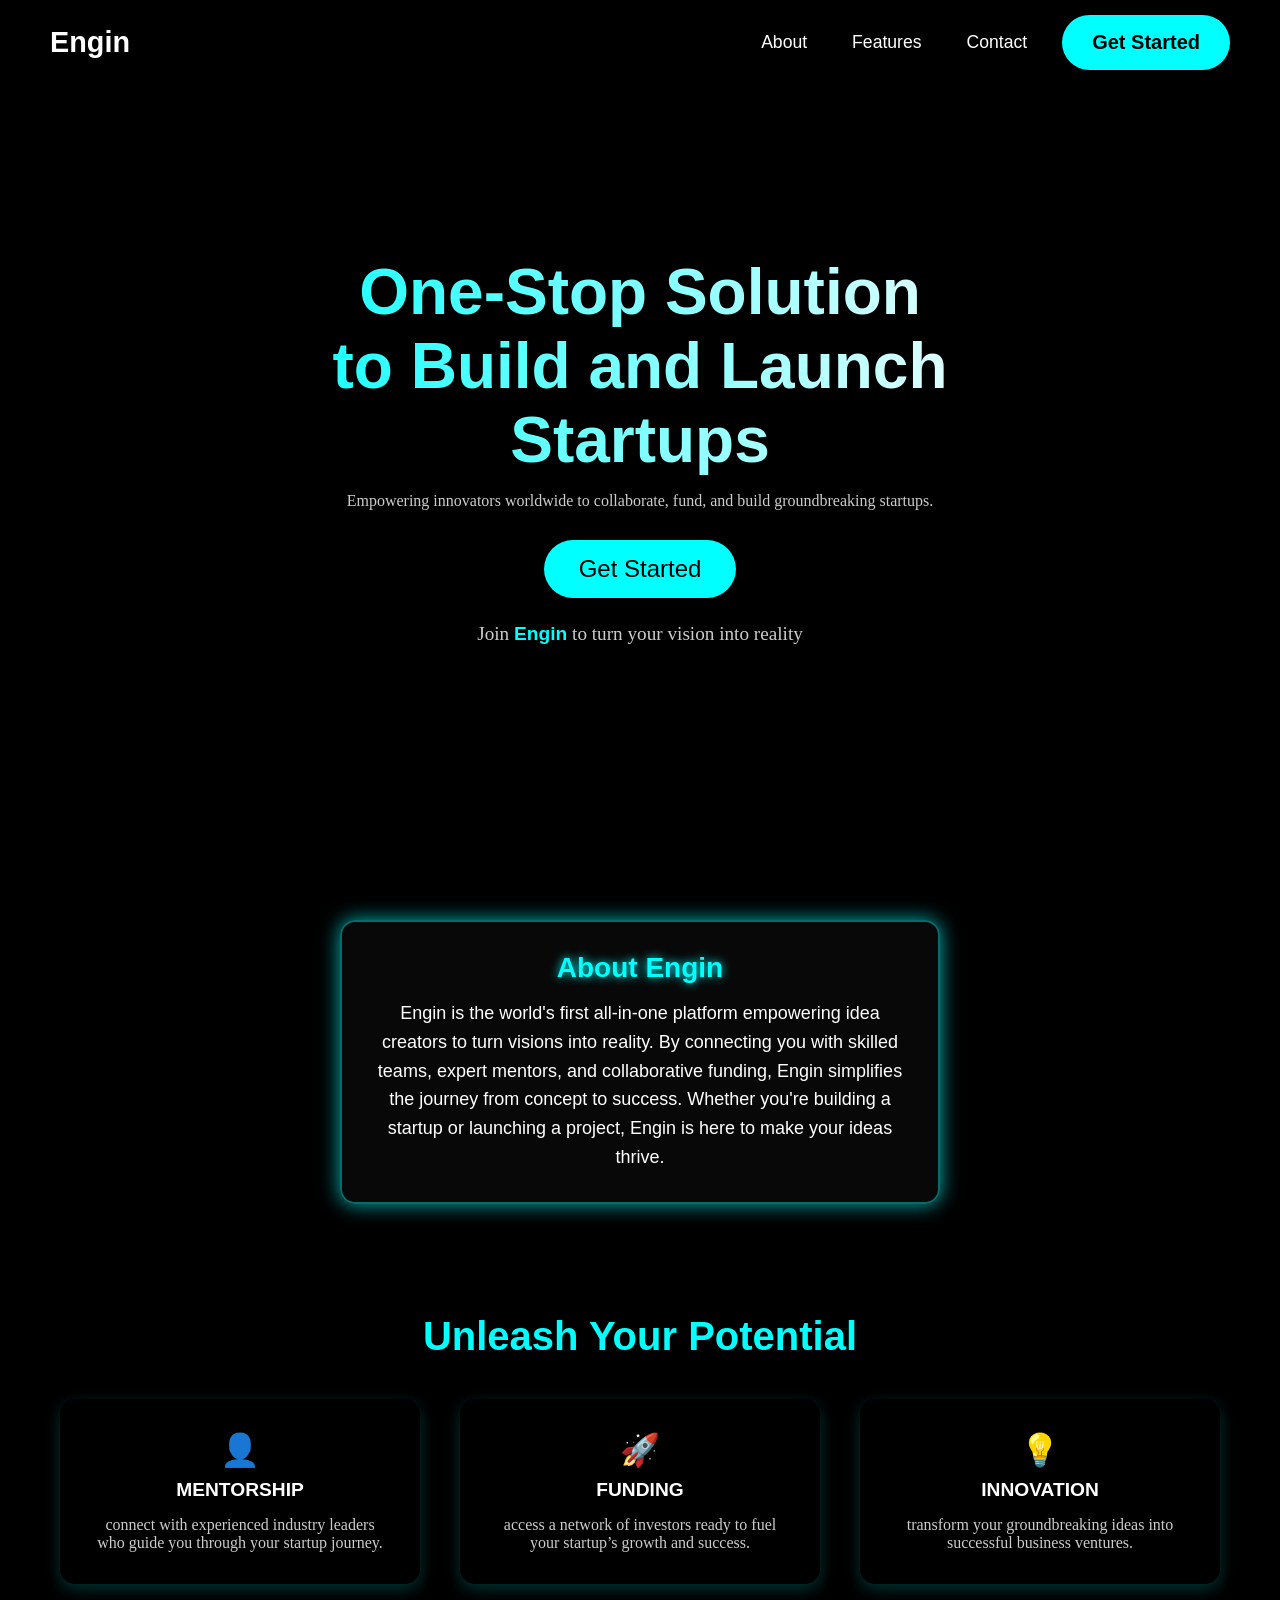
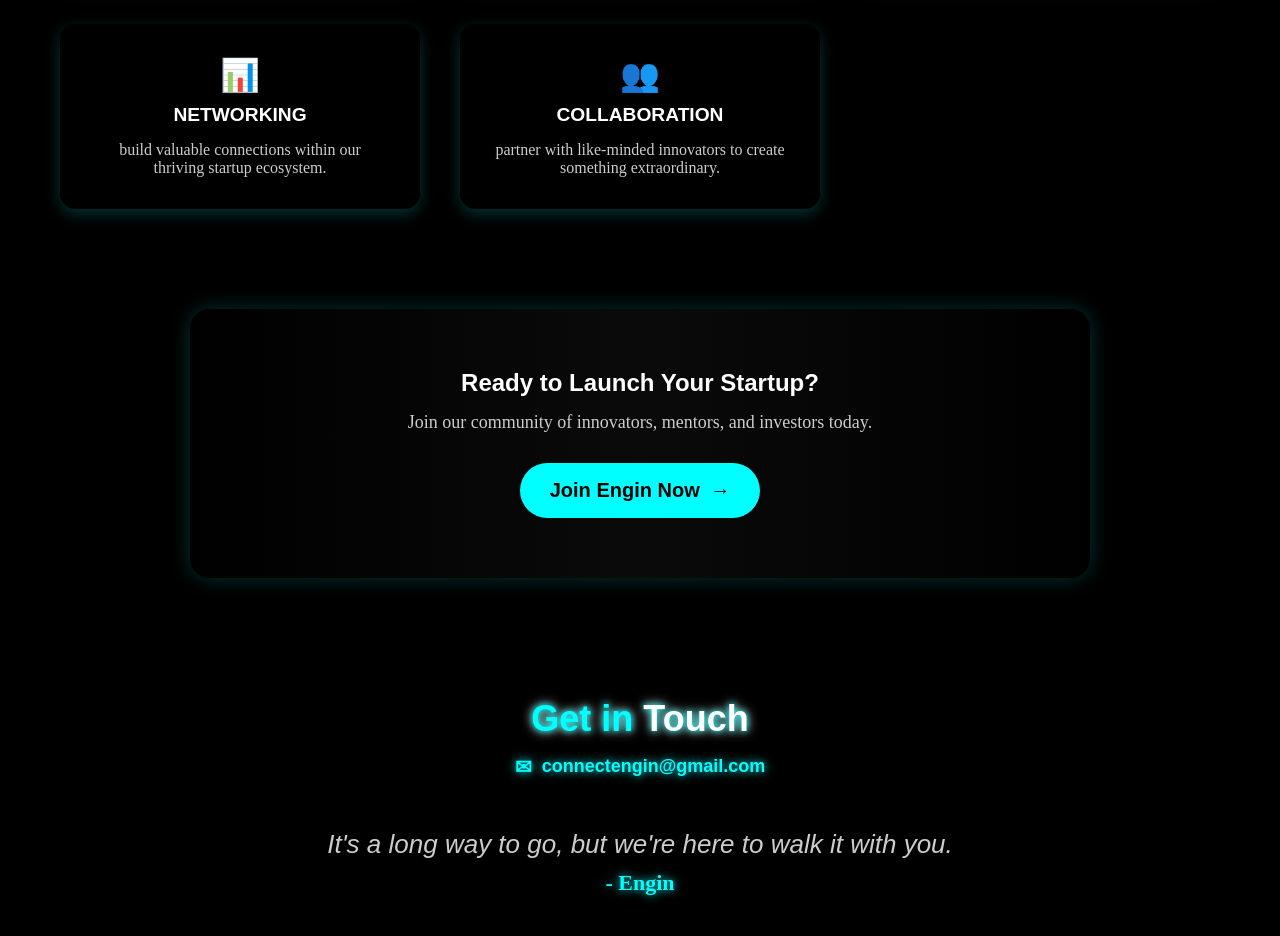
<file: index.html>
<!DOCTYPE html>
<html lang="en">
<head>
    <meta charset="UTF-8">
    <meta name="viewport" content="width=device-width, initial-scale=1.0">
    <title>Engin - Launch Your Startup</title>
    <link rel="stylesheet" href="styles.css">
</head>
<body>
    <header>
        <nav class="navbar">
            <div class="site-logo">Eng<!--<span>-->in<!--</span>--></div>
            
            <!-- Menu Toggle for Mobile -->
            <div class="menu-toggle">&#9776;</div>
    
            <div class="menu-container">
                <ul class="menu-links">
                    <li><a href="#about">About</a></li>
                    <li><a href="#uyp">Features</a></li>
                    <li><a href="#git">Contact</a></li>
                </ul>
                <a href="./pages/getstarted.html" class="cta-button">Get Started</a>
            </div>
        </nav>
    </header>
    
    <section class="landing-section">
        <div class="landing-content">
            <h1 class="title-effect">One-Stop Solution <br> to <span>Build and Launch Startups</span></h1>
            <p>Empowering innovators worldwide to collaborate, fund, and build groundbreaking startups.</p>
            <a href="./pages/getstarted.html" class="main-action-btn">Get Started</a>
            <p class="sub-text">Join <span>Engin</span> to turn your vision into reality</p>
        </div>
    </section>
    
    
    


    <div class="main-container" id="about">
        <div class="content-box">
        <h1 class="about-engin">About Engin</h1>
        <p><!--<span class="highlight">-->Engin is the world's first all-in-one platform<!--</span>--> empowering idea creators to turn visions into reality. By connecting you with <!--<span class="highlight">-->skilled teams, expert mentors, and collaborative funding,<!--</span>--> Engin simplifies the journey from concept to success. Whether you're building a startup or launching a project, <!--<span class="glow-text">-->Engin is here to make your ideas thrive.<!--</span>--></p>
        </div>
    </div>
    <br>
    <br>
    <br>
    <br>
    <br>

    <div class="container">
        <div class="title" id="uyp">
            <h2>Unleash Your Potential</h2>
        </div>
        <div class="cards">
            <div class="card">
                <div class="icon">👤</div>
                <h3>MENTORSHIP</h3>
                <p>connect with experienced industry leaders who guide you through your startup journey.</p>
            </div>
            <div class="card">
                <div class="icon">🚀</div>
                <h3>FUNDING</h3>
                <p>access a network of investors ready to fuel your startup’s growth and success.</p>
            </div>
            <div class="card">
                <div class="icon">💡</div>
                <h3>INNOVATION</h3>
                <p>transform your groundbreaking ideas into successful business ventures.</p>
            </div>
            <div class="card">
                <div class="icon">📊</div>
                <h3>NETWORKING</h3>
                <p>build valuable connections within our thriving startup ecosystem.</p>
            </div>
            <div class="card">
                <div class="icon">👥</div>
                <h3>COLLABORATION</h3>
                <p>partner with like-minded innovators to create something extraordinary.</p>
            </div>
        </div>
    </div>

    <div class="cta-card">
        <h2>Ready to Launch Your Startup?</h2>
        <p>Join our community of innovators, mentors, and investors today.</p>
        <a href="./pages/getstarted.html" class="cta-button">
            Join Engin Now <span class="arrow">→</span>
        </a>
    </div>
    
    <div class="contact">
        <h2 class="neon-text" id="git">Get in <span>Touch</span></h2>
        <a class="email" href="mailto:connectengin@gmail.com">connectengin@gmail.com</a>
        <blockquote>It's a long way to go, but we're here to walk it with you.</blockquote>
        <p class="author">- Engin</p>
    </div>
    
    
    <script src="script.js"></script>
</body>
</html>
</file>
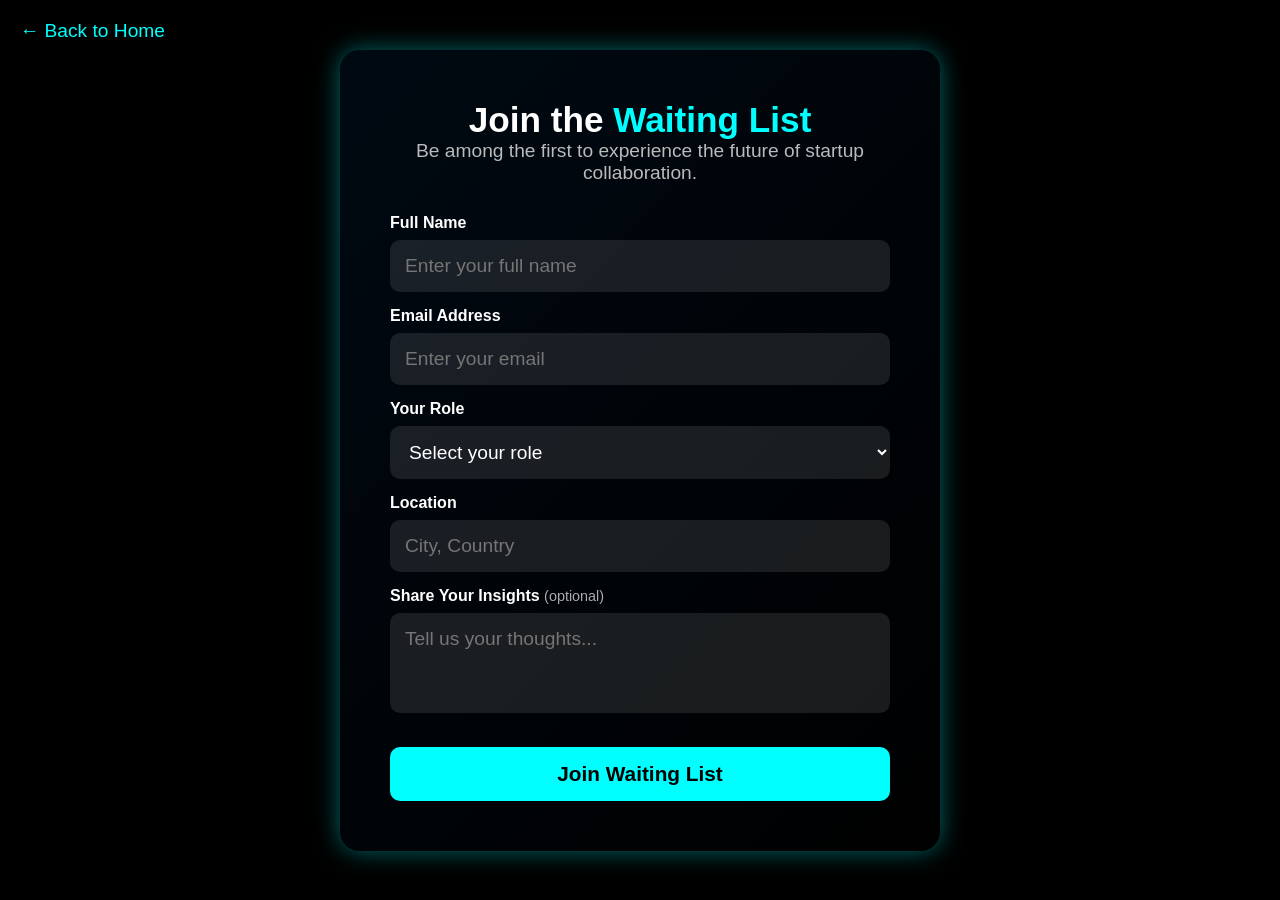
<file: pages/getstarted.html>
<!DOCTYPE html>
<html lang="en">
<head>
    <meta charset="UTF-8">
    <meta name="viewport" content="width=device-width, initial-scale=1.0">
    <title>Join the Waiting List</title>
    <link rel="stylesheet" href="../css/getstarted.css">
</head>
<body>
    <a href="../index.html" class="back-link">← Back to Home</a>

    <div class="form-container">
        <h2 class="form-title">Join the <span>Waiting List</span></h2>
        <p class="form-subtitle">Be among the first to experience the future of startup collaboration.</p>

        <form id="waiting-list-form">
            <label for="fullname">Full Name</label>
            <input type="text" id="fullname" placeholder="Enter your full name" required>

            <label for="email">Email Address</label>
            <input type="email" id="email" placeholder="Enter your email" required>

            <label for="role">Your Role</label>
            <select id="role" required>
                <option value="" disabled selected>Select your role</option>
                <option value="creator">Creator/Collaborator</option>
                <option value="investor">Investor</option>
                <option value="mentor">Mentor</option>
            </select>

            <label for="location">Location</label>
            <input type="text" id="location" placeholder="City, Country" required>

            <!-- Share Your Insights (Optional) -->
            <label for="insights">Share Your Insights <span class="optional">(optional)</span></label>
            <textarea id="insights" placeholder="Tell us your thoughts..."></textarea>

            <button type="submit" class="submit-btn">Join Waiting List</button>
        </form>
    </div>

    <script src="../js/getstarted.js"></script>
</body>
</html>
</file>
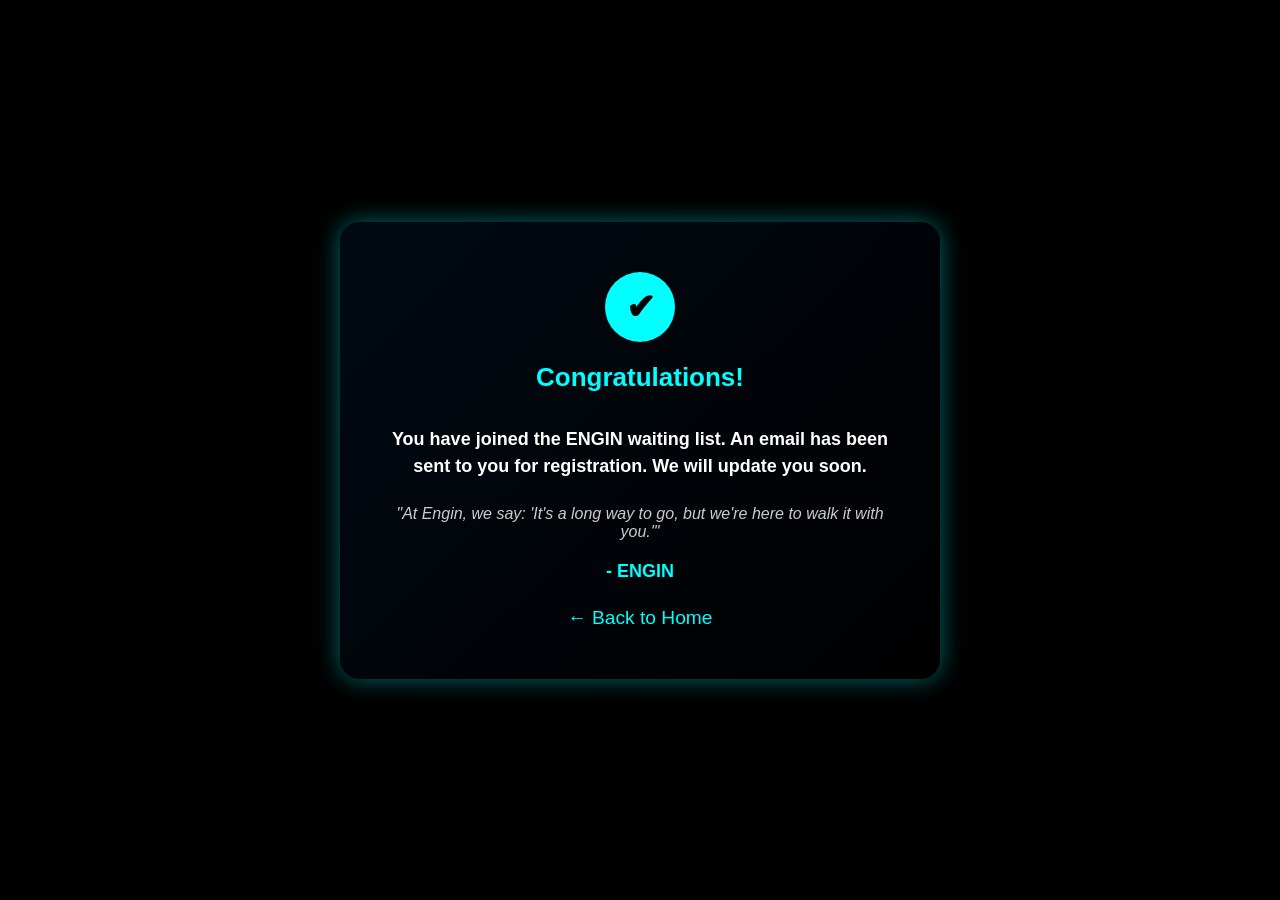
<file: pages/success.html>
<!DOCTYPE html>
<html lang="en">
<head>
    <meta charset="UTF-8">
    <meta name="viewport" content="width=device-width, initial-scale=1.0">
    <title>Success</title>
    <link rel="stylesheet" href="../css/success.css">
</head>
<body>
    <div class="success-container">
        <div class="success-card">
            <div class="checkmark-circle">✔</div>
            <h2>Congratulations!</h2>
            <br>
            <h5 class="success-message">You have joined the ENGIN waiting list. An email has been sent to you for registration. We will update you soon.</h5>
            <blockquote>
                "At Engin, we say: 'It's a long way to go, but we're here to walk it with you.'"
            </blockquote>
            <p class="engin-text">- ENGIN</p>
            <a href="../index.html" class="back-home">← Back to Home</a>
        </div>
    </div>
</body>
</html>
</file>
<file: styles.css>
/*Header Starts Here */
* {
    margin: 0;
    padding: 0;
    box-sizing: border-box;
    font-family: 'Arial', sans-serif;
}

body {
    background: black;
    color: white;
    text-align: center;
    overflow-x: hidden;
}

/* Navbar */
.navbar {
    width: 100%;
    padding: 15px 50px;
    position: fixed;
    top: 0;
    left: 0;
    display: flex;
    justify-content: space-between;
    align-items: center;
    background: rgba(0, 0, 0, 0.7);
    z-index: 1000;
}

/* Logo */
.site-logo {
    font-size: 1.8rem;
    font-weight: bold;
    color: white;
    /*text-shadow: 0 0 10px cyan;*/
    font-family: 'Helvetica', sans-serif;
}

/* Menu Container */
.menu-container {
    display: flex;
    align-items: center;
    gap: 25px;
}

/* Menu Links */
.menu-links {
    list-style: none;
    display: flex;
    gap: 25px;
}

.menu-links li {
    display: inline-block;
    position: relative;
}

.menu-links li a {
    text-decoration: none;
    color: white;
    font-size: 1.1rem;
    transition: 0.3s ease-in-out;
    padding: 5px 10px;
}

/* Hover Effects */
.menu-links li a:hover {
    color: cyan;
    text-shadow: 0 0 10px cyan;
}

/* Underline Effect on Hover */
.menu-links li::after {
    content: "";
    position: absolute;
    left: 0;
    bottom: -4px;
    width: 0;
    height: 2px;
    background-color: cyan;
    transition: width 0.3s ease-in-out;
}

.menu-links li:hover::after {
    width: 100%;
}

/* Get Started Button */
.cta-button {
    background: cyan;
    padding: 10px 20px;
    border-radius: 20px;
    color: black;
    font-weight: bold;
    transition: 0.3s;
    text-decoration: none;
}

.cta-button:hover {
    background: white;
    color: cyan;
    transform: scale(1.1);
}

/* Landing Section */
.landing-section {
    width: 100%;
    height: 100vh;
    background: url('https://source.unsplash.com/1600x900/?earth,space') no-repeat center center/cover;
    display: flex;
    justify-content: center;
    align-items: center;
    text-align: center;
    position: relative;
}

/* Increased size of landing content */
.landing-content {
    max-width: 900px;
    padding: 30px;
    backdrop-filter: blur(4px);
}

/* Gradient Effect for Title */
.title-effect {
    font-size: 4rem; /* Increased size */
    font-weight: bold;
    background: linear-gradient(90deg, cyan, white); /* Gradient from cyan to white */
    -webkit-background-clip: text;
    -webkit-text-fill-color: transparent;
    text-shadow: none; /* Remove existing text shadow */
}

p {
    font-size: 1.5rem; /* Increased text size */
    color: #ccc;
    margin-top: 15px;
}

/* Main Action Button */
.main-action-btn {
    display: inline-block;
    margin-top: 30px;
    padding: 15px 35px;
    font-size: 1.5rem;
    color: black;
    background: cyan;
    border-radius: 30px;
    transition: transform 0.3s ease;
    text-decoration: none;
}

.main-action-btn:hover {
    background: white;
    color: cyan;
    transform: scale(1.1);
}

/* Subtext */
.sub-text {
    margin-top: 25px;
    font-size: 1.2rem;
}

.sub-text span {
    color: cyan;
    font-weight: bold;
}

/* Menu Toggle (Hamburger) */
.menu-toggle {
    display: none;
    font-size: 2rem;
    color: white;
    cursor: pointer;
}

/* Responsive Design */
@media (max-width: 768px) {
    .navbar {
        flex-direction: row;
        justify-content: space-between;
        padding: 10px 20px;
    }

    .menu-container {
        flex-direction: column;
        position: absolute;
        top: 60px;
        right: 10px;
        background: rgba(0, 0, 0, 0.9);
        padding: 10px;
        border-radius: 10px;
        display: none;
    }

    .menu-links {
        flex-direction: column;
        display: flex;
        width: 100%;
        align-items: center;
    }

    .menu-links li {
        margin: 10px 0;
    }

    .menu-toggle {
        display: block;
    }

    .menu-container.active {
        display: flex;
    }

    /* Responsive Landing Section */
    .landing-content {
        max-width: 100%;
        padding: 20px;
    }

    .title-effect {
        font-size: 2.5rem; /* Adjust for smaller screens */
    }

    p {
        font-size: 1.2rem;
    }

    .main-action-btn {
        font-size: 1.2rem;
        padding: 12px 25px;
    }
}

/* Header ends here */


/* About Engin Starts Here*/
@import url('https://fonts.googleapis.com/css2?family=Poppins:wght@300;400;600&display=swap');

.main-container {
    width: 100%;
    display: flex;
    justify-content: center;
    align-items: center;
    padding: 20px;
}

.content-box {
    background: rgba(10, 10, 10, 0.8);
    padding: 30px;
    max-width: 600px;
    width: 90%;
    border-radius: 15px;
    box-shadow: 0 0 20px rgba(0, 255, 255, 0.7);
    text-align: center;
    backdrop-filter: blur(10px);
    border: 2px solid rgba(0, 255, 255, 0.4);
    transition: 0.3s ease-in-out;
}

.content-box:hover {
    box-shadow: 0 0 30px rgba(0, 255, 255, 1);
    transform: scale(1.02);
}

h1 {
    color: cyan;
    font-weight: 600;
    text-shadow: 0 0 10px cyan;
    font-size: 28px;
}

.content-box p {
    font-size: 18px;
    line-height: 1.6;
    color: #fff;
    font-family: 'Roboto', sans-serif;
}

.highlight {
    font-weight: 600;
    color: white;
    text-shadow: 0 0 8px cyan;
}
/*
.glow-text {
    font-weight: 600;
    color: rgb(194, 248, 248);
    text-shadow: 0 0 12px cyan, 0 0 20px cyan;
    animation: glow 1.5s infinite alternate;
} */

/* Glow Animation 
@keyframes glow {
    from {
        text-shadow: 0 0 10px cyan, 0 0 20px cyan;
    }
    to {
        text-shadow: 0 0 20px cyan, 0 0 30px cyan;
    }
} */

/* About Engin Ends Here*/

/*Unleash Your Potential Starts here */

.container {
    text-align: center;
}

.title h2 {
    font-size: 2.5rem;
    color: cyan;
    margin-bottom: 20px;
}

.cards {
    display: grid;
    grid-template-columns: repeat(auto-fit, minmax(280px, 1fr)); /* Slightly larger cards */
    gap: 40px; /* Increased spacing between boxes */
    max-width: 1200px; /* Increased max width */
    margin: auto;
    padding: 20px; /* More spacing around the section */
}


.card {
    background: rgba(0, 0, 0, 0.6); /* Matching the background with slight transparency */
    padding: 30px; /* Increased spacing inside the box */
    border-radius: 15px;
    border: 2px solid transparent;
    box-shadow: 0px 5px 15px rgba(0, 255, 255, 0.2);
    transition: transform 0.3s ease, box-shadow 0.3s ease, border-color 0.3s ease;
    text-align: center;
}

.card:hover {
    transform: translateY(-10px);
    box-shadow: 0px 10px 25px rgba(0, 255, 255, 0.4);
    border-color: cyan;
}


.icon {
    font-size: 2rem;
    color: cyan;
    margin-bottom: 10px;
}

h3 {
    font-size: 1.2rem;
    margin-bottom: 10px;
    font-family: 'Roboto',sans-serif;
}

p {
    font-size: 1rem;
    color: #ccc;
    font-family: 'Adorn',serif;
}



/*Unleash Your Potential Ends here */

/* Ready to launch your startup & get in touch starts here*/

/* CTA Card */
.cta-card {
    background: linear-gradient(90deg, rgba(0, 0, 0, 1) 0%, rgba(10, 10, 10, 1) 50%, rgba(0, 0, 0, 1) 100%);
    padding: 60px;
    border-radius: 20px;
    width: 85%;
    max-width: 900px;
    margin: 80px auto;
    box-shadow: 0 0 20px rgba(0, 255, 255, 0.2);
    text-align: center;
}

/* Add more spacing between paragraph & button */
.cta-card p {
    margin-bottom: 30px;
    font-size: 18px;
}

/* CTA Button */
.cta-button {
    display: inline-block;
    background: cyan;
    color: black;
    padding: 16px 30px;
    border-radius: 30px;
    font-weight: bold;
    text-decoration: none;
    font-size: 20px;
    position: relative;
    transition: box-shadow 0.3s ease-in-out;
}

.cta-button:hover {
    box-shadow: none; /* No background color change */
}

.cta-button .arrow {
    display: inline-block;
    transition: transform 0.3s ease-in-out;
    margin-left: 5px;
}

.cta-button:hover .arrow {
    transform: translateX(5px);
}

/* Contact Section */
.contact {
    margin-top: 80px;
    text-align: center;
    padding: 40px 20px;
    background: black; /* Ensuring the background matches */
}

/* Neon Effect for "Get in Touch" */
.neon-text {
    font-size: 36px; /* Reduced size */
    font-weight: bold;
    color: cyan;
    text-shadow: 0 0 6px cyan, 0 0 12px white; /* Reduced glow intensity */
    margin-bottom: 15px;
    transition: text-shadow 0.3s ease-in-out;
}

/* "Get in" (cyan) and "Touch" (white) */
.neon-text span {
    color: white;
}

/* Hover Effect - Slightly Brighter */
.neon-text:hover {
    text-shadow: 0 0 10px cyan, 0 0 20px white; /* Reduced hover glow */
}

/* Email */
.email {
    font-size: 18px; /* Reduced size */
    color: cyan;
    font-weight: bold;
    display: flex;
    align-items: center;
    justify-content: center;
    gap: 10px; /* Space between icon and email */
    text-shadow: 0 0 10px cyan;
    transition: color 0.3s ease-in-out, text-shadow 0.3s ease-in-out;
    margin-bottom: 50px; /* Added more space below email */
    text-decoration: none; /* Removes underline */
}

/* Email Icon */
.email::before {
    content: "✉"; /* Mail icon */
    font-size: 20px;
}

/* Hover Effect on Email */
.email:hover {
    color: white;
    text-shadow: 0 0 15px cyan, 0 0 20px white;
}

/* Quote */
blockquote {
    font-style: italic;
    font-size: 26px; /* Increased size */
    color: #ccc; /* Softer white */
    margin: 10px auto; /* Reduced top margin */
    width: 75%;
    transition: color 0.3s ease-in-out;
}

/* Author */
.author {
    font-size: 22px;
    font-weight: bold;
    color: cyan;
    text-shadow: 0 0 10px cyan;
    margin-top: 5px; /* Reduced space between quote and author */
}

/* Hover Effect on Author */
.author:hover {
    text-shadow: 0 0 18px cyan, 0 0 25px white;
}

/* Responsive Design */
@media (max-width: 768px) {
    .neon-text {
        font-size: 30px;
    }

    .email {
        font-size: 16px;
        margin-bottom: 40px; /* Adjusted for mobile */
    }

    blockquote {
        font-size: 24px; /* Increased further for mobile */
        width: 90%;
    }

    .author {
        font-size: 20px;
        margin-top: 5px; /* Ensuring reduced space */
    }
}





/* Responsive */
@media (max-width: 768px) {
    .cta-card {
        width: 95%;
        padding: 40px;
    }

    .cta-card h2, .neon-text {
        font-size: 24px;
    }

    .cta-card p, blockquote {
        font-size: 16px;
    }

    .cta-button {
        font-size: 16px;
        padding: 12px 20px;
    }
}

/* Ready to launch your startup & get in touch ends here*/
</file>
<file: css/getstarted.css>
/* General Reset */
* {
    margin: 0;
    padding: 0;
    box-sizing: border-box;
    font-family: 'Arial', sans-serif;
}

/* Body Styling */
body {
    background: #000;
    color: white;
    text-align: center;
    display: flex;
    justify-content: center;
    align-items: center;
    min-height: 100vh;
    flex-direction: column;
    padding: 20px;
}

/* Back to Home Link */
.back-link {
    position: absolute;
    top: 20px;
    left: 20px;
    color: cyan;
    text-decoration: none;
    font-size: 1.2rem;
    transition: color 0.3s ease-in-out;
}

.back-link:hover {
    color: white;
    text-shadow: 0 0 10px cyan;
}

/* Form Container */
.form-container {
    background: linear-gradient(135deg, rgba(0, 10, 20, 0.9), rgba(0, 0, 0, 0.95));
    padding: 50px;
    border-radius: 20px;
    width: 600px;
    max-width: 100%;
    box-shadow: 0 0 25px rgba(0, 255, 255, 0.4);
    text-align: left;
    transition: transform 0.3s ease-in-out;
}

/* .form-container:hover {
    transform: scale(1.02);
} */

/* Title Styling */
.form-title {
    font-size: 2.2rem;
    font-weight: bold;
    text-align: center;
    color: white;
}

.form-title span {
    color: cyan;
}

/* Subtitle */
.form-subtitle {
    font-size: 1.2rem;
    color: #bbb;
    text-align: center;
    margin-bottom: 30px;
}

/* Labels */
label {
    font-size: 1rem;
    font-weight: bold;
    display: block;
    margin-top: 15px;
    color: white;
}

/* Optional text style */
.optional {
    font-size: 0.9rem;
    color: #aaa;
    font-weight: normal;
}

/* Input Fields */
input, select, textarea {
    width: 100%;
    padding: 15px;
    margin-top: 8px;
    border-radius: 10px;
    border: none;
    background: rgba(255, 255, 255, 0.1);
    color: white;
    font-size: 1.2rem;
    transition: 0.3s ease-in-out;
    outline: none;
}

/* Dropdown Options */
select option {
    background: white;
    color: black;
}

/* Hover & Focus Effects */
input:hover, select:hover, textarea:hover {
    background: rgba(255, 255, 255, 0.2);
}

input:focus, select:focus, textarea:focus {
    background: rgba(255, 255, 255, 0.3);
    transform: scale(1.02);
}

/* Insights Section */
textarea {
    resize: none;
    height: 100px;
}

/* Submit Button */
.submit-btn {
    width: 100%;
    padding: 15px;
    margin-top: 30px;
    border: none;
    border-radius: 10px;
    font-size: 1.3rem;
    font-weight: bold;
    cursor: pointer;
    background: cyan;
    color: black;
    transition: 0.3s ease-in-out;
}

.submit-btn:hover {
    background: cyan;
    color: rgb(231, 239, 239);
    
    transform: scale(1.05);
}

/* Responsive Design */
@media (max-width: 768px) {
    .form-container {
        width: 90%;
        padding: 30px;
    }

    .form-title {
        font-size: 1.8rem;
    }

    .form-subtitle {
        font-size: 1rem;
    }

    input, select, textarea {
        font-size: 1rem;
        padding: 12px;
    }

    .submit-btn {
        font-size: 1.1rem;
    }

    .back-link {
        font-size: 1rem;
    }
}

@media (max-width: 480px) {
    .form-container {
        padding: 20px;
    }

    .form-title {
        font-size: 1.5rem;
    }

    .form-subtitle {
        font-size: 0.9rem;
    }

    input, select, textarea {
        font-size: 0.9rem;
        padding: 10px;
    }

    .submit-btn {
        font-size: 1rem;
    }

    .back-link {
        font-size: 0.9rem;
        top: 10px;
        left: 10px;
    }
}
</file>
<file: css/success.css>
/* General Reset */
* {
    margin: 0;
    padding: 0;
    box-sizing: border-box;
    font-family: 'Arial', sans-serif;
}

/* Centering the Success Box */
body {
    background: black;
    color: white;
    display: flex;
    justify-content: center;
    align-items: center;
    height: 100vh;
    padding: 20px;
}

/* Success Box */
.success-container {
    text-align: center;
    width: 100%;
    max-width: 600px;
    display: flex;
    justify-content: center;
    align-items: center;
}

/* Success Card */
.success-card {
    background: linear-gradient(135deg, rgba(0, 10, 20, 0.9), rgba(0, 0, 0, 0.95));
    padding: 50px;
    border-radius: 20px;
    box-shadow: 0 0 25px rgba(0, 255, 255, 0.4);
    text-align: center;
    max-width: 600px;
    width: 100%;
}

/* Checkmark Circle */
.checkmark-circle {
    width: 70px;
    height: 70px;
    border-radius: 50%;
    background: cyan;
    display: flex;
    justify-content: center;
    align-items: center;
    font-size: 35px;
    font-weight: bold;
    color: black;
    margin: 0 auto 20px;
}

/* Success Message */
h2 {
    color: cyan;
    font-size: 26px;
    margin-bottom: 15px;
}

/* Success Message */
.success-message {
    font-size: 18px;
    text-align: center;
    max-width: 100%;
    margin: 0 auto 25px;
    line-height: 1.5;
}

/* Quote */
blockquote {
    font-size: 16px;
    font-style: italic;
    color: #ccc;
    margin-bottom: 20px;
}

/* -ENGIN Text */
.engin-text {
    color: cyan;
    font-size: 18px;
    font-weight: bold;
    margin-bottom: 25px;
}

/* Back to Home Link */
.back-home {
    color: cyan;
    text-decoration: none;
    font-size: 1.2rem;
    transition: color 0.3s ease-in-out;
}

.back-home:hover {
    color: white;  /* Changes to white on hover */
    text-shadow: 0 0 10px cyan;
}

/* Responsive Design */
@media (max-width: 768px) {
    body {
        display: flex;
        justify-content: center;
        align-items: center;
    }

    .success-container {
        display: flex;
        justify-content: center;
        align-items: center;
        width: 100%;
    }

    .success-card {
        padding: 30px;
        width: 90%;
    }

    h2 {
        font-size: 22px;
    }

    .success-message {
        font-size: 16px;
    }

    blockquote {
        font-size: 14px;
    }

    .engin-text {
        font-size: 16px;
    }

    .back-home {
        font-size: 1rem;
    }
}
</file>
